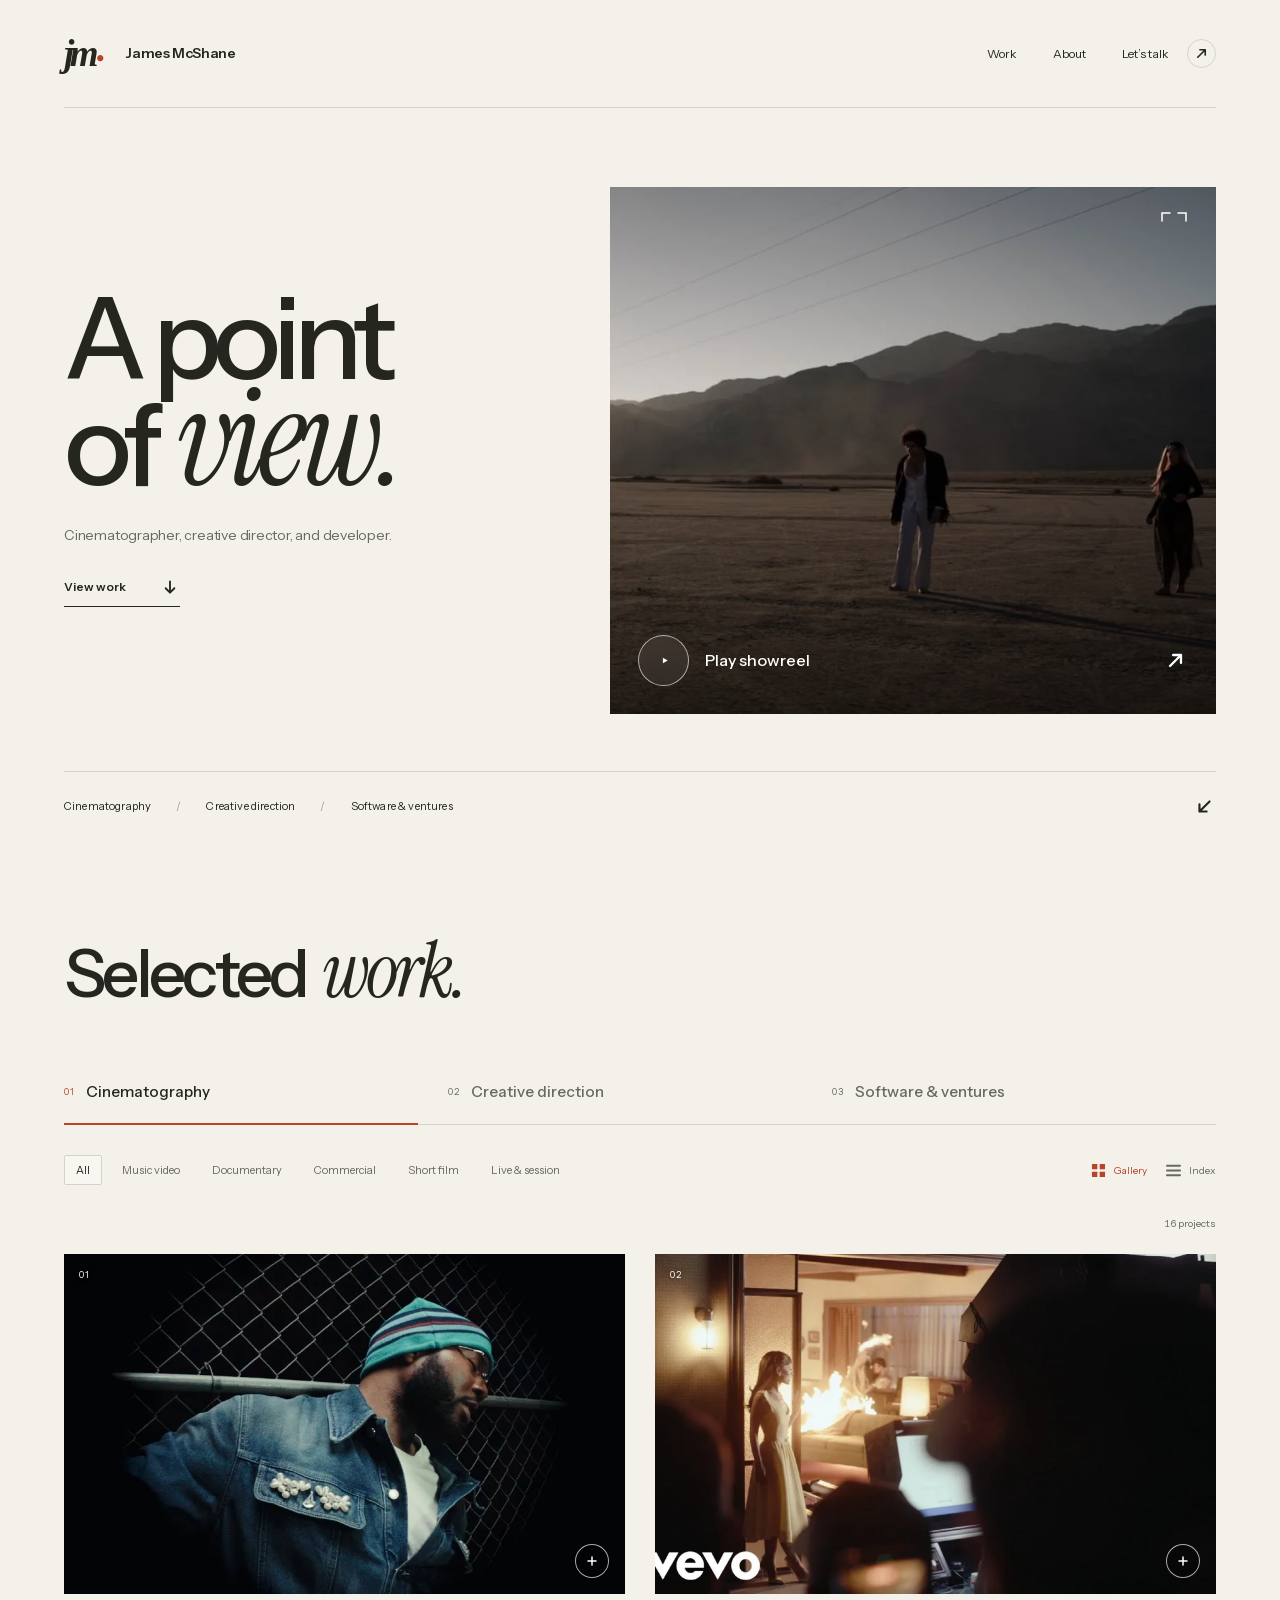
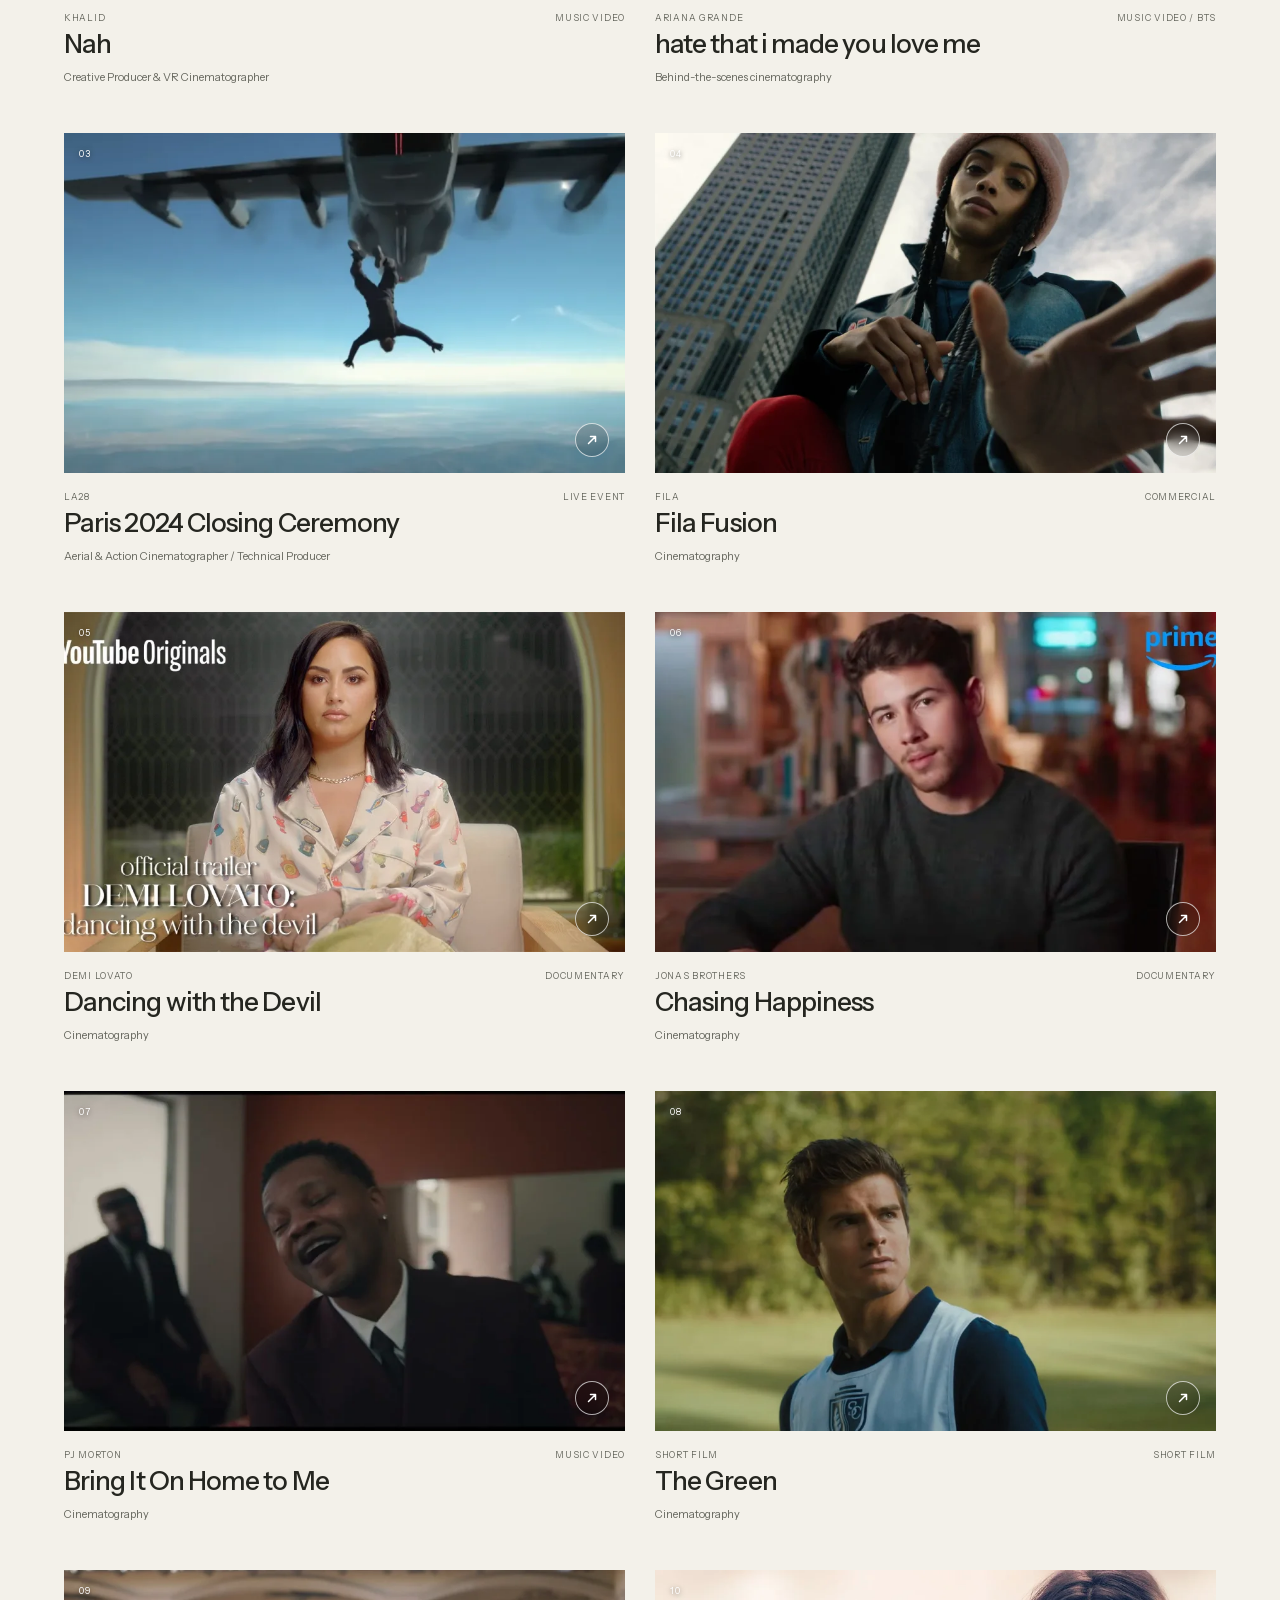
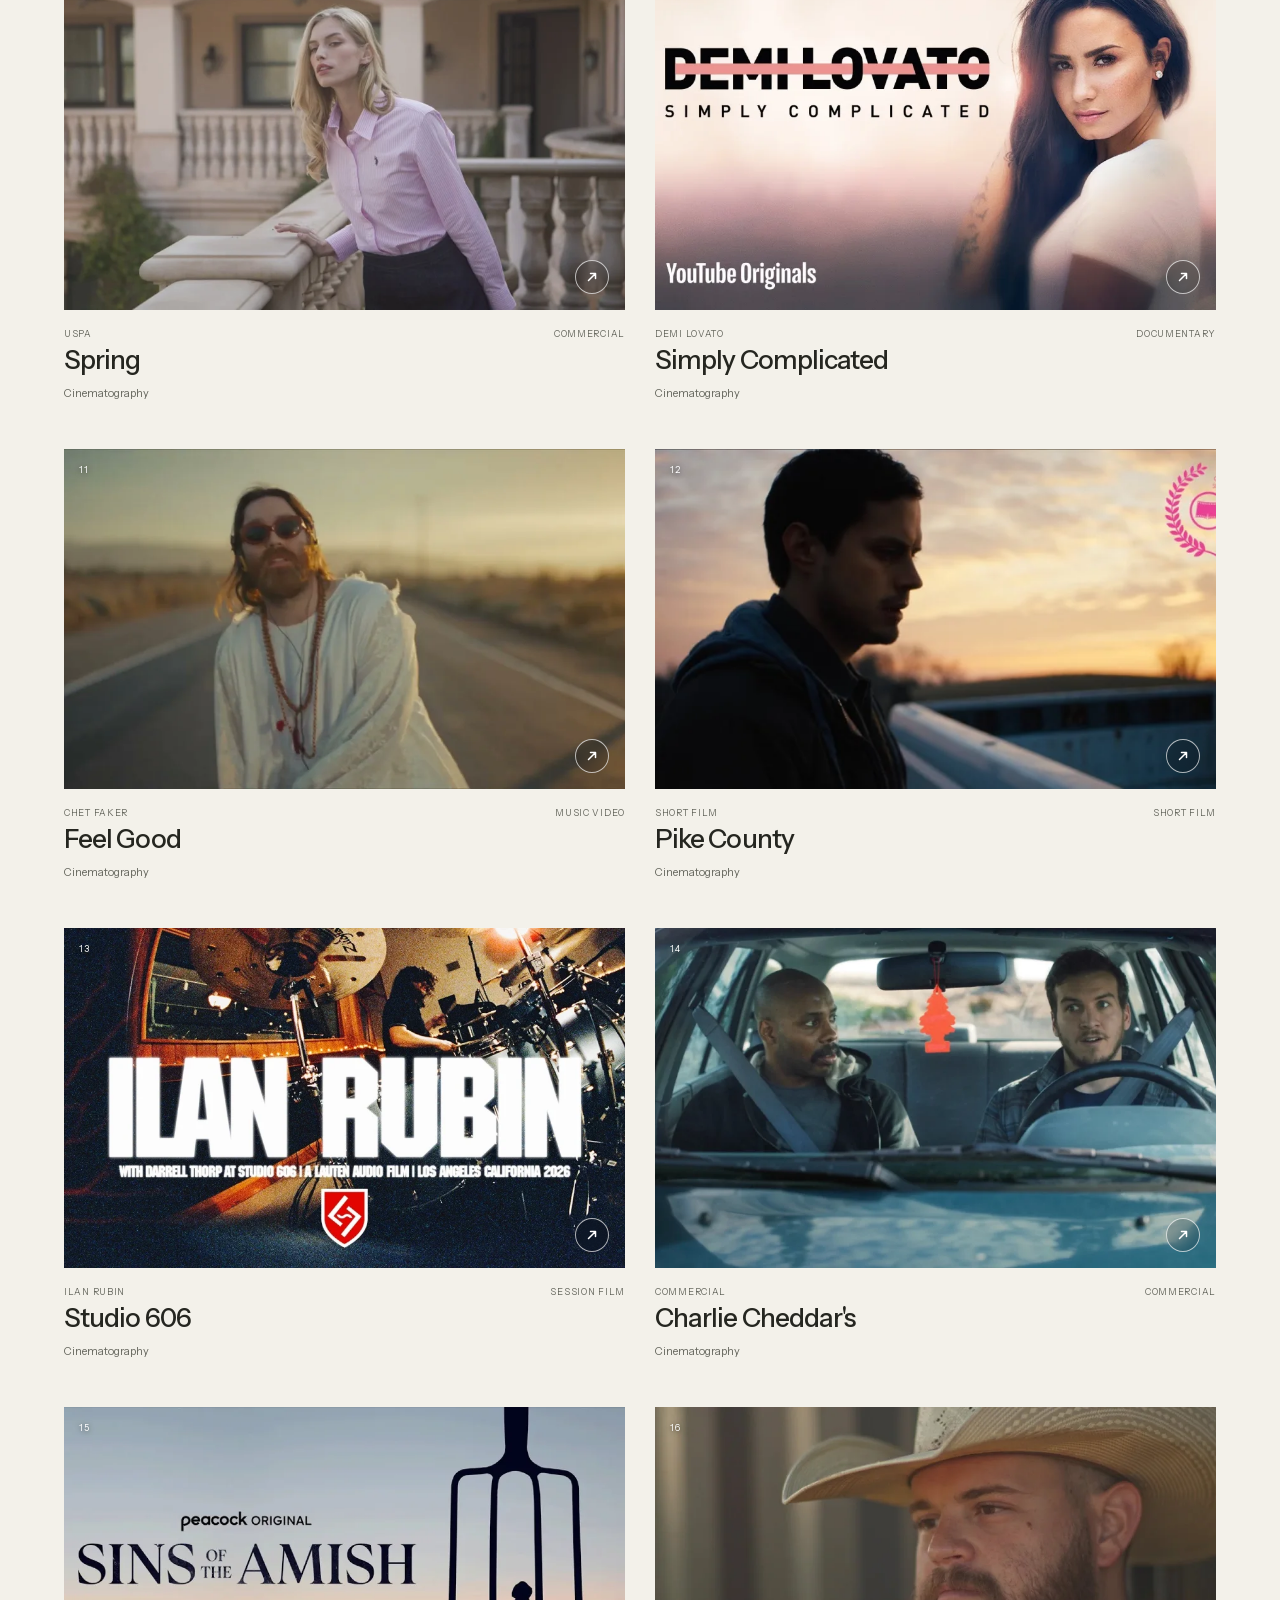
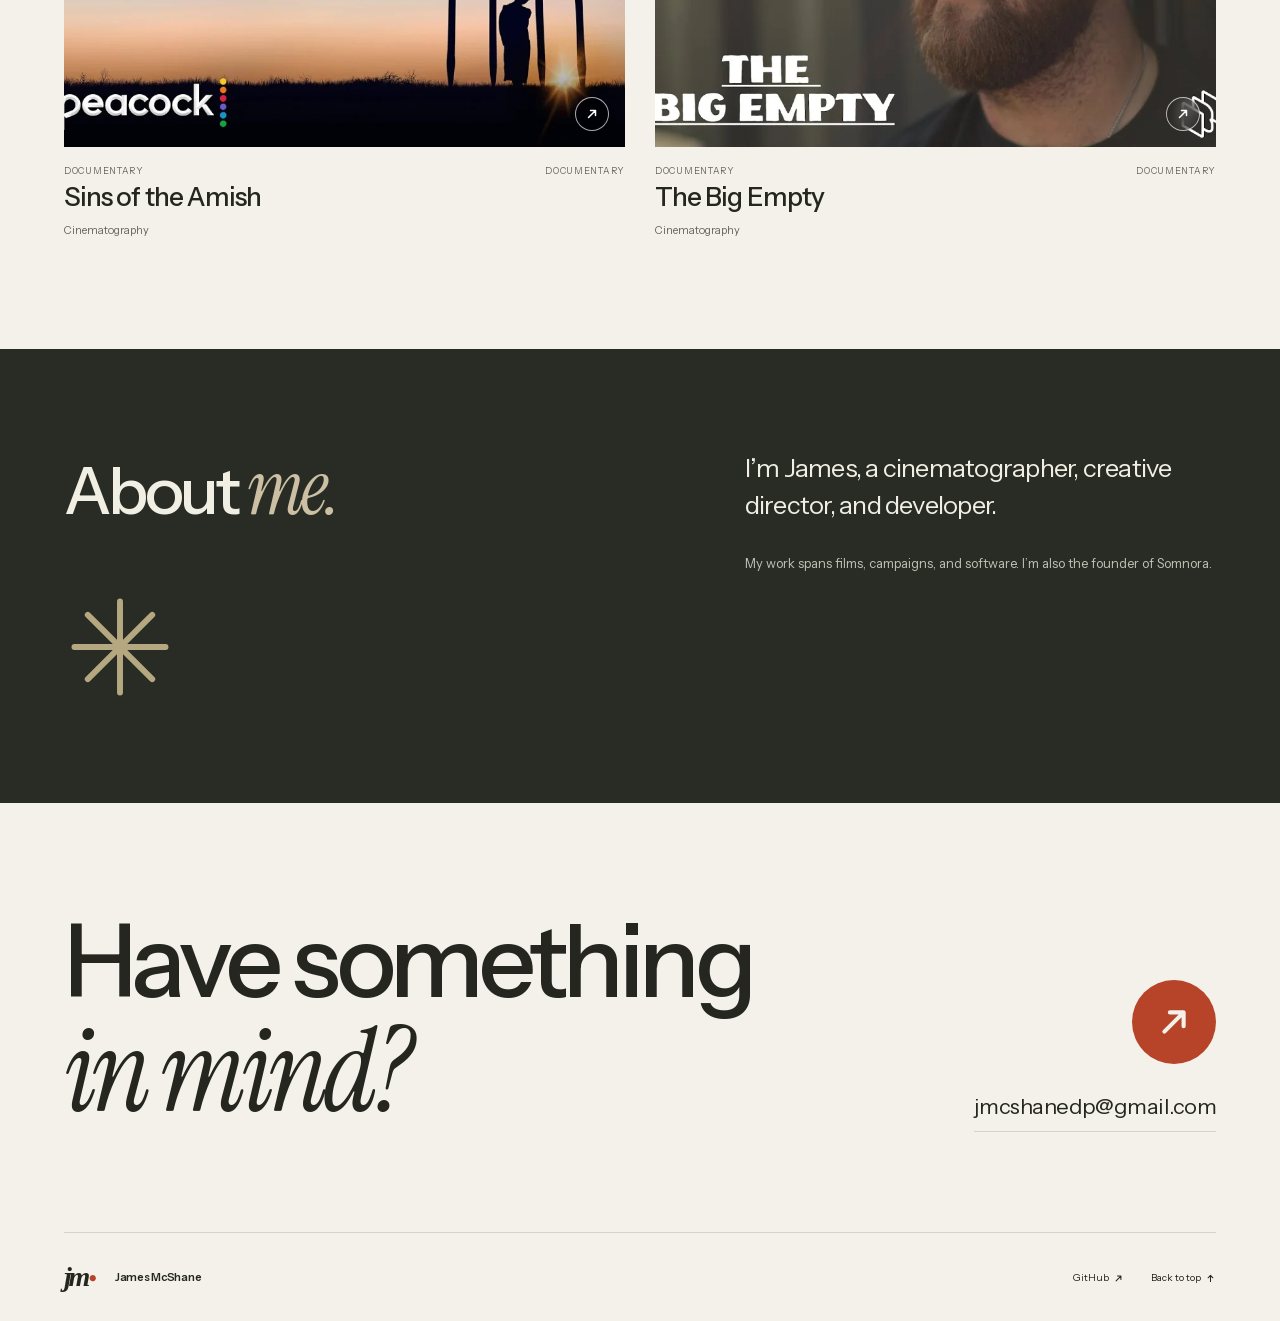
<file: index.html>
<!doctype html>
<html lang="en">
<head>
  <meta charset="utf-8">
  <meta name="viewport" content="width=device-width, initial-scale=1">
  <meta name="theme-color" content="#f3f1ea">
  <title>James McShane | Cinematography, Creative Direction & Software</title>
  <meta name="description" content="Films, ideas, and things that work. Explore James McShane’s work in cinematography, creative direction, and software, including Somnora.">
  <link rel="canonical" href="https://james-mcshane.github.io/">
  <meta property="og:type" content="website">
  <meta property="og:title" content="James McShane | A point of view.">
  <meta property="og:description" content="Cinematography. Creative direction. Software & ventures. A personal portfolio by James McShane.">
  <meta property="og:url" content="https://james-mcshane.github.io/">
  <meta property="og:image" content="https://james-mcshane.github.io/assets/images/showreel.webp">
  <meta name="twitter:card" content="summary_large_image">
  <link rel="icon" href="favicon.svg" type="image/svg+xml">
  <link rel="stylesheet" href="styles.css?v=20260928c">
  <script src="data.js?v=20260928c" defer></script>
  <script src="media.js?v=20260928c" defer></script>
  <script src="app.js?v=20260928c" defer></script>
</head>
<body>
  <a class="skip-link" href="#work">Skip to work</a>
  <header class="site-header page-width">
    <a class="wordmark" href="#top" aria-label="James McShane, home"><span class="monogram" aria-hidden="true">jm<span>•</span></span><span>James McShane</span></a>
    <nav aria-label="Main navigation"><a href="#work">Work</a><a href="#about">About</a><a class="contact-nav" href="mailto:jmcshanedp@gmail.com">Let’s talk <span aria-hidden="true"><svg class="icon icon-arrow-up-right" aria-hidden="true" focusable="false" viewBox="0 0 16 16"><path d="M4.5 11.5L11.5 4.5M6.5 4.5H11.5V9.5"/></svg></span></a></nav>
  </header>
  <main id="top">
    <section class="hero page-width" aria-labelledby="hero-title">
      <div class="hero-copy">
        <h1 id="hero-title">A point<br>of <em>view.</em></h1>
        <p class="hero-intro">Cinematographer, creative director, and developer.</p>
        <a class="text-link hero-link" href="#work">View work <span aria-hidden="true"><svg class="icon icon-arrow-down" aria-hidden="true" focusable="false" viewBox="0 0 16 16"><path d="M8 3.5v9M4.5 9L8 12.5 11.5 9"/></svg></span></a>
      </div>
      <div class="reel-wrap">
        <button class="reel media-trigger" type="button" id="reel-button" aria-label="Play James McShane’s cinematography showreel">
          <img id="reel-poster" src="assets/images/showreel.webp" alt="A frame from James McShane’s cinematography showreel" width="1280" height="960" fetchpriority="high">
          <span class="reel-top"><span class="frame-corners" aria-hidden="true"><svg class="icon icon-corners" aria-hidden="true" focusable="false" viewBox="0 0 28 12"><path d="M2 10V2h8M18 2h8v8"/></svg></span></span>
          <span class="reel-bottom"><span class="play-circle" aria-hidden="true"><svg class="icon icon-play" aria-hidden="true" focusable="false" viewBox="0 0 16 16"><path d="M6 4.5l6 3.5-6 3.5z"/></svg></span><span><strong>Play showreel</strong></span><span class="reel-arrow" aria-hidden="true"><svg class="icon icon-arrow-up-right" aria-hidden="true" focusable="false" viewBox="0 0 16 16"><path d="M4.5 11.5L11.5 4.5M6.5 4.5H11.5V9.5"/></svg></span></span>
          <span class="preview-hint" id="reel-preview-hint" hidden>Hover for a little motion</span>
        </button>
      </div>
    </section>

    <div class="discipline-line page-width" aria-label="Areas of practice"><span>Cinematography</span><span aria-hidden="true">/</span><span>Creative direction</span><span aria-hidden="true">/</span><span>Software & ventures</span><a href="#about" aria-label="More about James"><span aria-hidden="true"><svg class="icon icon-arrow-down-left" aria-hidden="true" focusable="false" viewBox="0 0 16 16"><path d="M11.5 4.5L4.5 11.5M9.5 11.5H4.5V6.5"/></svg></span></a></div>

    <section class="work-section page-width" id="work" aria-labelledby="work-heading">
      <div class="section-heading"><h2 id="work-heading">Selected <em>work.</em></h2></div>
      <div class="work-navigation">
        <div class="discipline-tabs" role="tablist" aria-label="Choose a discipline">
          <button role="tab" id="tab-films" data-discipline="films" aria-controls="work-panel" aria-selected="true"><span>01</span> Cinematography</button>
          <button role="tab" id="tab-campaigns" data-discipline="campaigns" aria-controls="work-panel" aria-selected="false" tabindex="-1"><span>02</span> Creative direction</button>
          <button role="tab" id="tab-projects" data-discipline="projects" aria-controls="work-panel" aria-selected="false" tabindex="-1"><span>03</span> Software & ventures</button>
        </div>
      </div>
      <div class="work-toolbar"><div class="filters" id="filters" role="group" aria-label="Filter work"></div><div class="view-switch" role="group" aria-label="Work layout"><button type="button" data-layout="gallery" aria-pressed="true" title="Gallery view"><span aria-hidden="true"><svg class="icon icon-grid" aria-hidden="true" focusable="false" viewBox="0 0 16 16"><rect x="2.5" y="2.5" width="4.5" height="4.5" rx="0.5"/><rect x="9" y="2.5" width="4.5" height="4.5" rx="0.5"/><rect x="2.5" y="9" width="4.5" height="4.5" rx="0.5"/><rect x="9" y="9" width="4.5" height="4.5" rx="0.5"/></svg></span> Gallery</button><button type="button" data-layout="index" aria-pressed="false" title="Index view"><span aria-hidden="true"><svg class="icon icon-list" aria-hidden="true" focusable="false" viewBox="0 0 16 16"><path d="M2.5 4h11M2.5 8h11M2.5 12h11"/></svg></span> Index</button></div></div>
      <div class="work-panel" id="work-panel" role="tabpanel" aria-labelledby="tab-films" tabindex="0">
        <div class="work-intro"><span id="work-count" aria-live="polite"></span></div>
        <div class="work-grid" id="work-grid"></div>
        <noscript><p>This gallery needs JavaScript. You can <a href="https://vimeo.com/658473014">watch my showreel on Vimeo</a> or <a href="mailto:jmcshanedp@gmail.com">get in touch directly</a>.</p></noscript>
      </div>
    </section>

    <section class="about-section" id="about" aria-labelledby="about-heading"><div class="about-inner page-width">
      <div class="about-title"><h2 id="about-heading">About <em>me.</em></h2><span class="about-mark" aria-hidden="true"><svg class="icon icon-asterisk" aria-hidden="true" focusable="false" viewBox="0 0 32 32"><path d="M16 3v26M3 16h26M6.8 6.8l18.4 18.4M6.8 25.2l18.4-18.4"/></svg></span></div>
      <div class="about-copy"><p class="about-lead">I’m James, a cinematographer, creative director, and developer.</p><p>My work spans films, campaigns, and software. I’m also the founder of Somnora.</p></div>
    </div></section>

    <section class="contact-section page-width" id="contact" aria-labelledby="contact-heading"><h2 id="contact-heading">Have something<br><em>in mind?</em></h2><div class="contact-details"><a class="contact-arrow" href="mailto:jmcshanedp@gmail.com" aria-label="Email James McShane"><span aria-hidden="true"><svg class="icon icon-arrow-up-right" aria-hidden="true" focusable="false" viewBox="0 0 16 16"><path d="M4.5 11.5L11.5 4.5M6.5 4.5H11.5V9.5"/></svg></span></a><a class="email-link" href="mailto:jmcshanedp@gmail.com">jmcshanedp@gmail.com</a></div></section>
  </main>
  <footer class="site-footer page-width"><a class="wordmark" href="#top"><span class="monogram" aria-hidden="true">jm<span>•</span></span><span>James McShane</span></a><div><a href="https://github.com/james-mcshane" target="_blank" rel="noopener noreferrer">GitHub <span aria-hidden="true"><svg class="icon icon-arrow-up-right" aria-hidden="true" focusable="false" viewBox="0 0 16 16"><path d="M4.5 11.5L11.5 4.5M6.5 4.5H11.5V9.5"/></svg></span></a><a href="#top">Back to top <span aria-hidden="true"><svg class="icon icon-arrow-up" aria-hidden="true" focusable="false" viewBox="0 0 16 16"><path d="M8 12.5V3.5M4.5 7L8 3.5 11.5 7"/></svg></span></a></div></footer>

  <dialog id="project-dialog" aria-labelledby="dialog-title"><div class="dialog-shell"><header class="dialog-header"><p class="eyebrow" id="dialog-category"></p><button class="dialog-close" type="button" aria-label="Close project"><span aria-hidden="true"><svg class="icon icon-close" aria-hidden="true" focusable="false" viewBox="0 0 16 16"><path d="M4 4l8 8M12 4L4 12"/></svg></span></button></header><div id="dialog-media" class="dialog-media"></div><div class="dialog-body"><p class="eyebrow" id="dialog-client"></p><h2 id="dialog-title"></h2><p class="dialog-role" id="dialog-role"></p><p id="dialog-description"></p><div id="dialog-details"></div><div class="dialog-links" id="dialog-links"></div></div></div></dialog>
</body>
</html>
</file>
<file: styles.css>
@font-face{font-family:Instrument Sans;src:url('assets/fonts/instrument-sans.woff2') format('woff2');font-style:normal;font-weight:400 700;font-display:swap}
@font-face{font-family:Instrument Serif;src:url('assets/fonts/instrument-serif-italic.woff2') format('woff2');font-style:italic;font-weight:400;font-display:swap}
:root{--paper:#f3f1ea;--ink:#252620;--muted:#686960;--line:#d5d3c9;--accent:#b74328;--serif:'Instrument Serif',Georgia,serif;--sans:'Instrument Sans',Arial,sans-serif;--gutter:clamp(22px,5vw,84px)}
*{box-sizing:border-box}html{scroll-behavior:smooth;scroll-padding-top:30px}body{margin:0;background:var(--paper);color:var(--ink);font-family:var(--sans);-webkit-font-smoothing:antialiased;font-size:15px;line-height:1.5}body.dialog-open{overflow:hidden}button,a{-webkit-tap-highlight-color:transparent}button,input{font:inherit}button{color:inherit;cursor:pointer}a{color:inherit;text-decoration:none}a,button{touch-action:manipulation}button:disabled{cursor:default}button:focus-visible,a:focus-visible,[tabindex]:focus-visible{outline:2px solid var(--accent);outline-offset:6px}::selection{background:#dac8ac;color:#202119}h1,h2,h3,p{margin:0}em{font-family:var(--serif);font-weight:400}img{display:block;width:100%;height:100%;object-fit:cover}button{border:0;background:none}button[hidden],[hidden]{display:none!important}.page-width{width:calc(100% - var(--gutter)*2);max-width:1440px;margin-inline:auto}.eyebrow{text-transform:uppercase;font-size:10px;line-height:1.5;letter-spacing:.14em;font-weight:600}.skip-link{position:fixed;top:-90px;left:20px;z-index:100;padding:12px 20px;background:var(--ink);color:white}.skip-link:focus{top:12px}.site-header{height:108px;border-bottom:1px solid var(--line);display:flex;align-items:center;justify-content:space-between;gap:22px}.wordmark{display:flex;align-items:center;gap:14px;font-weight:600;font-size:14px;letter-spacing:-.025em}.monogram{font-family:Georgia,serif;font-style:italic;font-size:37px;letter-spacing:-.12em;line-height:1;position:relative;padding-right:8px}.monogram>span{color:var(--accent);font-style:normal;font-size:23px;letter-spacing:0;margin-left:2px}.site-header nav{display:flex;align-items:center;gap:36px;font-size:12px}.site-header nav>a{padding-block:10px;white-space:nowrap}.site-header nav>a:hover{color:var(--accent)}.contact-nav{display:flex;align-items:center;gap:18px}.contact-nav>span{width:29px;height:29px;display:grid;place-items:center;border:1px solid var(--line);border-radius:50%;font-size:17px}.hero{display:grid;grid-template-columns:1fr 1.24fr;gap:5%;align-items:center;padding-block:70px 57px}.hero-copy>.eyebrow{display:flex;gap:12px;align-items:center}.asterisk{font-size:22px;color:var(--accent);line-height:1}h1{font-size:clamp(72px,8.9vw,140px);letter-spacing:-.072em;line-height:.93;font-weight:500;margin:0 0 27px}h1 em{font-size:1.2em;letter-spacing:-.047em;line-height:.7}.hero-intro{font-size:clamp(13px,1.1vw,17px);line-height:1.65;color:var(--muted);letter-spacing:-.015em}.text-link{display:inline-flex;gap:34px;align-items:center;font-size:12px;font-weight:600;border-bottom:1px solid var(--ink);padding-bottom:9px}.hero-link{margin-top:30px}.text-link span{font-size:20px;transition:transform .2s}.text-link:hover span{transform:translateY(4px)}.reel-wrap{min-width:0;padding-top:9px}.reel{width:100%;aspect-ratio:1.15;position:relative;display:block;text-align:left;overflow:hidden;padding:0;background:#302d28;color:#fff}.reel::after{content:'';position:absolute;inset:0;background:linear-gradient(180deg,#0004,transparent 40%,#0009);pointer-events:none}.reel>img{position:absolute;inset:0;transition:transform 1.2s cubic-bezier(.2,.7,.2,1);object-position:center}.reel:hover>img{transform:scale(1.025)}.reel-top,.reel-bottom{position:absolute;left:28px;right:28px;z-index:2;display:flex;align-items:center}.reel-top{top:24px;justify-content:flex-end}.reel-top .eyebrow{font-size:9px}.frame-corners{letter-spacing:8px;font-size:22px;line-height:1}.reel-bottom{bottom:28px;gap:16px}.play-circle{width:51px;height:51px;border:1px solid #fff9;border-radius:50%;display:grid;place-items:center;font-size:13px;padding-left:2px;background:#fff1;backdrop-filter:blur(8px);flex-shrink:0;transition:background .2s}.reel:hover .play-circle{background:#fff;color:#222}.reel-bottom strong{display:block;font-size:16px;font-weight:500}.reel-bottom small{display:block;font-size:10px;margin-top:4px;color:#fff9}.reel-arrow{margin-left:auto;font-size:25px}.reel-caption{display:flex;justify-content:space-between;font-size:10px;color:var(--muted);margin-top:13px}.reel-caption>span:last-child{font-size:9px;letter-spacing:.12em}.preview-hint{position:absolute;bottom:102px;left:28px;z-index:3;font-size:10px;color:#fff9}.preview-video{position:absolute;inset:0;width:100%;height:100%;object-fit:cover;opacity:0;transition:opacity .22s;pointer-events:none}.is-previewing>.preview-video{opacity:1}.discipline-line{display:flex;gap:25px;align-items:center;border-top:1px solid var(--line);padding-block:22px;font-size:11px;letter-spacing:.015em}.discipline-line>span:nth-child(even){color:#a1a297}.discipline-line>a{margin-left:auto;font-size:23px;line-height:1}.work-section{padding-block:91px 110px}.section-heading{display:flex;justify-content:space-between;align-items:flex-end;margin-bottom:48px;gap:25px}h2{font-size:clamp(45px,5.2vw,78px);line-height:1.03;letter-spacing:-.055em;font-weight:500}.section-heading h2{margin-top:0}.section-heading h2 em{font-size:1.17em}.section-note{text-align:right;color:var(--muted);font-size:12px;line-height:1.6;padding-bottom:5px}.work-navigation{border-bottom:1px solid var(--line)}.discipline-tabs{display:grid;grid-template-columns:repeat(3,1fr)}.discipline-tabs button{position:relative;text-align:left;padding:20px 8px 21px 0;display:flex;align-items:center;gap:12px;color:var(--muted);font-size:clamp(13px,1.2vw,18px);font-weight:500;white-space:nowrap}.discipline-tabs button>span{font-size:9px;letter-spacing:.06em;align-self:flex-start;padding-top:5px;font-weight:400}.discipline-tabs button::after{content:'';position:absolute;bottom:-1px;left:0;right:30px;height:2px;background:var(--accent);transform:scaleX(0);transform-origin:left;transition:transform .25s}.discipline-tabs button[aria-selected=true]{color:var(--ink)}.discipline-tabs button[aria-selected=true]::after{transform:scaleX(1)}.discipline-tabs button[aria-selected=true]>span{color:var(--accent)}.work-toolbar{display:flex;gap:24px;justify-content:space-between;align-items:center;min-height:91px}.filters{display:flex;gap:8px;flex-wrap:wrap}.filters button{border:1px solid transparent;padding:6px 11px;font-size:11px;color:var(--muted);border-radius:2px;white-space:nowrap}.filters button[aria-pressed=true]{border-color:var(--line);color:var(--ink);background:#fff5}.filters button:hover{color:var(--accent)}.view-switch{display:flex;flex-shrink:0;gap:17px}.view-switch button{padding:6px 0;font-size:10px;display:flex;gap:6px;align-items:center;color:var(--muted)}.view-switch button>span{font-size:19px;line-height:1}.view-switch button[aria-pressed=true]{color:var(--accent)}.work-intro{display:flex;justify-content:flex-end;gap:20px;align-items:center;margin:0 0 23px;color:var(--muted);font-size:11px}.work-intro>span{font-variant-numeric:tabular-nums;font-size:10px;white-space:nowrap}.work-panel:focus{outline:none}.work-grid{display:grid;grid-template-columns:repeat(2,minmax(0,1fr));column-gap:30px;row-gap:47px}.work-card{min-width:0;position:relative}.card-open{display:block;width:100%;padding:0;text-align:left}.card-image{position:relative;aspect-ratio:1.65;overflow:hidden;background:#e1dfd5;isolation:isolate}.card-image>img{transition:transform .65s cubic-bezier(.2,.7,.2,1)}.card-open:hover .card-image>img{transform:scale(1.035)}.card-number{position:absolute;top:14px;left:15px;font-size:9px;color:white;text-shadow:0 1px 5px #0008;z-index:2;letter-spacing:.08em}.card-action{position:absolute;bottom:16px;right:16px;width:34px;height:34px;display:grid;place-items:center;border:1px solid #fffa;color:#fff;background:#0002;backdrop-filter:blur(8px);border-radius:50%;font-size:16px;z-index:2;transition:background .2s,color .2s}.card-open:hover .card-action{background:#fff;color:var(--ink)}.motion-indicator{position:absolute;bottom:20px;left:15px;font-size:9px;letter-spacing:.06em;color:#fff;z-index:2;text-shadow:0 1px 6px #0009;display:flex;align-items:center;gap:6px}.motion-indicator:before{content:'';display:block;width:5px;height:5px;border-radius:50%;background:currentColor}.card-meta{display:flex;justify-content:space-between;gap:16px;font-size:9px;color:var(--muted);text-transform:uppercase;letter-spacing:.08em;padding-top:17px;line-height:1.5}.card-meta>span:last-child{text-align:right}.card-title{margin-top:5px;font-size:clamp(20px,2.05vw,30px);font-weight:500;line-height:1.2;letter-spacing:-.035em;transition:color .2s}.card-open:hover .card-title{color:var(--accent)}.card-role{font-size:11px;color:var(--muted);margin-top:8px;line-height:1.55}.card-description{display:none}.project-art{display:flex;flex-direction:column;align-items:flex-start;justify-content:space-between;padding:28px;background:var(--project-bg,#dedecf);color:var(--project-ink,#303b33)}.project-art:before{content:'';position:absolute;width:75%;aspect-ratio:1;border:1px solid currentColor;opacity:.12;border-radius:50%;right:-22%;bottom:-60%}.project-art:after{content:'';position:absolute;width:90%;aspect-ratio:1;border:1px solid currentColor;opacity:.1;border-radius:50%;right:-27%;bottom:-77%}.project-art>img{width:64px;height:64px;object-fit:contain;border-radius:12px;position:relative;z-index:1;box-shadow:0 2px 14px #00000008}.project-art .project-art-name{font-size:clamp(30px,3.5vw,54px);line-height:1;letter-spacing:-.055em;z-index:1;max-width:90%;padding-top:28px;font-weight:500}.project-art .project-art-name small{display:block;font-size:10px;line-height:1.5;letter-spacing:.07em;text-transform:uppercase;margin-top:12px;font-weight:400}.project-art .card-action{color:inherit;border-color:currentColor;background:none;backdrop-filter:none}.work-grid.is-index{display:block}.is-index .work-card{border-top:1px solid var(--line)}.is-index .work-card:last-child{border-bottom:1px solid var(--line)}.is-index .card-open{display:grid;grid-template-columns:155px 1fr;column-gap:30px;align-items:center;padding:20px 0}.is-index .card-image{grid-column:1;grid-row:1/5;aspect-ratio:1.65}.is-index .card-meta{grid-column:2;padding-top:0}.is-index .card-title{grid-column:2;font-size:26px}.is-index .card-role{grid-column:2;margin-top:4px}.is-index .card-description{grid-column:2;display:block;margin-top:6px;font-size:11px;line-height:1.55;color:var(--muted);max-width:660px}.is-index .project-art{padding:17px;align-items:center;justify-content:center}.is-index .project-art img{width:52px;height:52px}.is-index .project-art-name,.is-index .motion-indicator,.is-index .card-number{display:none}.is-index .card-action{width:22px;height:22px;font-size:12px;bottom:7px;right:7px}.about-section{background:#292c25;color:#f1eee3;padding-block:100px}.about-inner{display:grid;grid-template-columns:1.2fr 1fr;gap:10%}.about-title .eyebrow{color:#b4b5a7}.about-title h2{font-size:clamp(42px,5.15vw,78px);margin-top:0}.about-title h2 em{color:#cbc0a4;font-size:1.17em}.about-mark{font-size:112px;display:block;line-height:1;color:#b5a77f;margin-top:63px}.about-copy>p{color:#bfc1b4;font-size:13px;line-height:1.9;max-width:490px;margin-bottom:18px}.about-copy .about-lead{font-size:clamp(20px,2vw,27px);line-height:1.45;letter-spacing:-.03em;color:#f1eee3;margin:0 0 28px}.practice-list{margin-top:34px}.practice-list>div{display:flex;gap:24px;padding-block:17px;border-top:1px solid #777b634d}.practice-list>div>span{font-size:9px;color:#a3a792;margin-top:3px}.practice-list p{font-size:13px}.practice-list small{display:block;margin-top:3px;color:#a3a792;font-size:10px}.contact-section{display:flex;justify-content:space-between;align-items:flex-end;gap:50px;padding-block:106px 100px}.contact-section h2{font-size:clamp(60px,7.9vw,115px);margin-top:0}.contact-section h2 em{font-size:1.14em}.contact-details{display:flex;align-items:flex-end;flex-direction:column;text-align:right}.contact-arrow{width:84px;height:84px;background:var(--accent);color:var(--paper);border-radius:50%;display:grid;place-items:center;font-size:44px;margin-bottom:26px;transition:transform .3s}.contact-arrow:hover{transform:rotate(45deg)}.email-link{font-size:clamp(16px,1.7vw,23px);letter-spacing:-.025em;border-bottom:1px solid var(--line);padding-bottom:9px}.contact-details p{margin-top:15px;font-size:11px;color:var(--muted);line-height:1.7}.site-footer{border-top:1px solid var(--line);padding-block:30px;display:flex;justify-content:space-between;align-items:center;gap:24px}.site-footer .wordmark{font-size:11px;gap:10px}.site-footer .monogram{font-size:28px}.footer-note{font-size:10px;color:var(--muted)}.site-footer>div{display:flex;gap:27px;font-size:10px}.site-footer a:hover{color:var(--accent)}dialog{border:0;padding:0;color:var(--ink);background:var(--paper);width:min(960px,calc(100% - 40px));max-height:calc(100dvh - 44px);overflow:auto;overscroll-behavior:contain}dialog::backdrop{background:#161a16cc;backdrop-filter:blur(6px)}.dialog-header{display:flex;align-items:center;justify-content:space-between;gap:20px;padding:14px 27px;position:sticky;top:0;background:var(--paper);z-index:5;border-bottom:1px solid var(--line)}.dialog-close{width:37px;height:37px;font-size:30px;line-height:1}.dialog-close:hover{color:var(--accent)}.dialog-media:empty{display:none}.dialog-media{aspect-ratio:16/9;background:#171b16}.dialog-media iframe{width:100%;height:100%;border:0;display:block}.dialog-media>img{object-fit:contain}.dialog-media.is-project{aspect-ratio:auto;height:210px;display:flex;align-items:center;justify-content:center;background:#e6e4db}.dialog-media.is-project>img{width:100px;height:100px;object-fit:contain;border-radius:20px}.dialog-body{padding:34px 42px 45px}.dialog-body>h2{font-size:clamp(34px,5vw,58px);line-height:1.08;margin-top:12px}.dialog-role{font-size:12px;color:var(--accent);margin-top:17px}.dialog-body>#dialog-description{font-size:14px;line-height:1.85;color:var(--muted);max-width:760px;margin-top:20px}.detail-list{margin-top:28px;border-top:1px solid var(--line)}.detail-item{padding:16px 0;border-bottom:1px solid var(--line);display:grid;grid-template-columns:1fr 2fr;gap:25px;font-size:12px}.detail-item strong{font-weight:500}.detail-item p{line-height:1.75;color:var(--muted)}.detail-paragraph{font-size:13px;line-height:1.8;color:var(--muted);margin-top:18px}.stack-list{display:flex;gap:6px;flex-wrap:wrap;margin-top:23px}.stack-list span{padding:5px 9px;border:1px solid var(--line);font-size:10px}.dialog-links{display:flex;flex-wrap:wrap;gap:13px;margin-top:28px}.dialog-links a{border:1px solid var(--ink);padding:11px 17px;font-size:11px}.dialog-links a:first-child{color:var(--paper);background:var(--ink)}.dialog-links a:hover{background:var(--accent);border-color:var(--accent);color:var(--paper)}.icon{display:inline-block;width:1em;height:1em;fill:none;stroke:currentColor;stroke-width:1.5;stroke-linecap:round;stroke-linejoin:round;vertical-align:middle;pointer-events:none;flex-shrink:0}.icon-play{fill:currentColor;stroke:none}.icon-grid{fill:currentColor;stroke:none}.icon-list{stroke-width:1.6}.icon-close{stroke-width:1.6;width:18px;height:18px}.icon-corners{width:28px;height:12px;stroke-linejoin:miter}.icon-asterisk{width:1em;height:1em;stroke-width:1.7;display:block}.frame-corners{display:inline-flex;align-items:center;line-height:1}.text-link span{display:inline-flex;align-items:center}.reel-arrow{display:inline-flex;align-items:center}.discipline-line>a{display:inline-flex;align-items:center}.view-switch button>span{display:inline-flex;align-items:center}.contact-arrow>span{display:grid;place-items:center}.site-footer a{display:inline-flex;align-items:center;gap:4px}.site-footer a .icon{font-size:11px}.dialog-close{display:grid;place-items:center;padding:0}.dialog-close>span{display:grid;place-items:center}.dialog-links a{display:inline-flex;align-items:center;gap:8px}
h1 em{margin-left:.045em}.section-heading h2 em{margin-left:.08em}.reel>img{top:-7%;height:114%}
@media(min-width:701px){.dialog-media:not(.is-project){height:auto;max-height:min(480px,44vh);aspect-ratio:auto;display:flex;align-items:center;justify-content:center;background:#171b16}.dialog-media:not(.is-project) iframe,.dialog-media:not(.is-project)>img{--media-max-h:min(480px,44vh);--media-max-w:calc(var(--media-max-h)*16/9);width:min(100%,var(--media-max-w));aspect-ratio:16/9;height:auto;max-height:var(--media-max-h);object-fit:contain}.dialog-body{padding:28px 42px 32px}.dialog-body>h2{font-size:clamp(32px,4vw,50px);line-height:1.08;margin-top:10px}.dialog-role{margin-top:12px}.dialog-body>#dialog-description{margin-top:14px}.dialog-links{margin-top:22px}}
@media(min-width:1500px){.hero{padding-block:86px 68px}.reel{aspect-ratio:1.28}}
@media(max-width:1000px){.site-header{height:90px}.hero{gap:6%;padding-top:50px}h1{font-size:clamp(70px,10vw,105px)}.reel{aspect-ratio:.98}.reel-top,.reel-bottom{left:20px;right:20px}.reel-bottom{bottom:20px;gap:10px}.play-circle{width:40px;height:40px}.reel-bottom strong{font-size:14px}.reel-bottom small{font-size:9px}.reel-arrow{display:none}.discipline-tabs button{font-size:13px;gap:8px}.work-toolbar{gap:12px}.view-switch{gap:10px}.filters{gap:2px}.filters button{padding:6px 8px;font-size:10px}.about-inner{gap:7%}.card-meta{font-size:8px;letter-spacing:.04em}.contact-section{gap:30px}.contact-section h2{font-size:clamp(60px,8vw,90px)}}
@media(max-width:700px){:root{--gutter:22px}.site-header{height:80px}.wordmark{font-size:12px;gap:10px}.monogram{font-size:31px}.site-header nav{gap:20px;font-size:11px}.contact-nav{gap:7px}.contact-nav>span{display:none}.hero{grid-template-columns:1fr;padding-top:39px;padding-bottom:27px;gap:32px}.hero-copy{position:relative}.hero-copy>.eyebrow{font-size:9px;gap:9px}.asterisk{font-size:18px}h1{font-size:clamp(77px,17.5vw,118px);line-height:.93;margin:0 0 25px}.hero-intro{font-size:13px;line-height:1.65}.hero-link{position:static;margin-top:20px;display:inline-flex;gap:14px;font-size:10px;padding-bottom:5px}.hero-link>span{font-size:16px}.reel-wrap{padding-top:0}.reel{aspect-ratio:1.4}.reel-top{top:18px}.reel-bottom{bottom:20px}.reel-caption{font-size:9px;margin-top:10px}.preview-hint{display:none}.discipline-line{gap:12px;padding-block:18px;font-size:9px;letter-spacing:-.015em}.discipline-line>a{display:none}.work-section{padding-block:62px 65px}.section-heading{margin-bottom:29px}.section-heading h2{font-size:49px;margin-top:0}.section-heading .eyebrow{font-size:8px}.section-note{font-size:10px}.discipline-tabs{grid-template-columns:1fr 1fr 1.15fr;gap:13px}.discipline-tabs button{display:block;white-space:normal;line-height:1.45;padding:13px 0 15px;font-size:12px;min-height:69px}.discipline-tabs button>span{display:block;padding:0;margin-bottom:5px;font-size:8px}.discipline-tabs button::after{right:0}.work-toolbar{align-items:flex-start;flex-wrap:wrap;gap:13px;padding-block:19px;min-height:0}.filters{gap:2px;max-width:100%;width:100%}.filters button{font-size:10px;padding:5px 8px}.view-switch{margin-left:auto}.view-switch button{font-size:9px}.view-switch button>span{font-size:17px}.work-intro{font-size:10px;gap:18px;margin-bottom:18px;align-items:flex-start}.work-intro>span{font-size:9px;margin-top:2px}.work-grid{gap:30px 18px}.card-image{aspect-ratio:1.34}.card-meta{display:block;font-size:8px;padding-top:11px;letter-spacing:.03em}.card-meta>span:last-child{display:none}.card-title{font-size:19px;line-height:1.15;margin-top:5px}.card-role{font-size:9px;line-height:1.5;margin-top:6px}.card-number{top:10px;left:10px;font-size:8px}.card-action{height:28px;width:28px;bottom:10px;right:10px;font-size:14px}.motion-indicator{display:none}.project-art{padding:18px}.project-art>img{width:44px;height:44px;border-radius:9px}.project-art .project-art-name{font-size:26px;padding-top:18px}.project-art .project-art-name small{font-size:8px;letter-spacing:.025em;margin-top:7px;padding-right:13px}.is-index .card-open{grid-template-columns:90px 1fr;gap:0 18px;padding:18px 0}.is-index .card-image{aspect-ratio:1.1}.is-index .card-title{font-size:20px}.is-index .card-description{display:none}.is-index .card-meta{font-size:8px}.is-index .project-art{padding:12px}.is-index .project-art img{width:42px;height:42px}.about-section{padding-block:62px}.about-inner{grid-template-columns:1fr;gap:30px}.about-title{position:relative}.about-title h2{font-size:49px;margin-top:0}.about-title .eyebrow{font-size:9px}.about-mark{position:absolute;right:0;bottom:2px;font-size:55px;margin:0}.about-copy .about-lead{font-size:22px;max-width:90%;margin-bottom:20px}.about-copy>p{font-size:12px;margin-bottom:14px;line-height:1.8}.practice-list{margin-top:25px}.practice-list>div{padding-block:14px}.contact-section{padding-block:62px;align-items:flex-start;flex-direction:column;gap:28px}.contact-section .eyebrow{font-size:9px}.contact-section h2{font-size:70px;margin-top:0}.contact-details{position:relative;align-items:flex-start;text-align:left;width:100%;padding-top:10px}.contact-arrow{position:absolute;right:0;top:-95px;height:63px;width:63px;font-size:33px;margin:0}.email-link{font-size:20px}.contact-details p{font-size:11px}.site-footer{padding-block:24px;gap:20px;flex-wrap:wrap}.site-footer .wordmark{font-size:10px}.site-footer>div{font-size:9px;gap:14px;margin-left:auto}.footer-note{order:3;width:100%;font-size:9px}.dialog-header{padding:10px 16px}.dialog-body{padding:25px 22px 30px}.dialog-body>h2{font-size:36px}.dialog-body>#dialog-description{font-size:12px}.detail-item{grid-template-columns:1fr;gap:6px;font-size:11px}.dialog-role{font-size:11px}.dialog-links a{font-size:10px}.dialog-media.is-project{height:150px}.dialog-media.is-project>img{width:80px;height:80px}}
@media(max-width:380px){:root{--gutter:18px}.site-header{gap:8px}.wordmark{font-size:11px;gap:7px;white-space:nowrap;flex-shrink:0}.monogram{font-size:26px;padding-right:5px}.monogram>span{font-size:18px}.site-header nav{gap:10px;font-size:11px;flex-shrink:0}.discipline-line{font-size:8px;gap:8px}.section-note{display:none}.work-grid{grid-template-columns:1fr}.card-image{aspect-ratio:1.65}.card-title{font-size:25px}.project-art{min-height:210px}.discipline-tabs{gap:10px}.discipline-tabs button{font-size:11px}.contact-section h2{font-size:62px}.about-mark{font-size:42px}.about-title h2{font-size:44px}}
@media(max-width:700px){.project-art{align-items:center;justify-content:center}.project-art>img{width:60px;height:60px}.project-art .project-art-name{display:none}.project-art:not(:has(img)) .project-art-name{display:block;font-size:26px;padding:0}.section-heading h2{white-space:nowrap}.section-note{max-width:95px;flex-shrink:0}.work-toolbar,.work-intro,.work-panel,.about-copy{min-width:0}.work-intro p{min-width:0}.work-grid.is-index .card-image{min-height:0}}
@media(max-width:420px){.section-note{display:none}}
@media(max-width:380px){h1{font-size:74px}.about-title h2{font-size:41px}.discipline-tabs{gap:6px}.discipline-tabs button{font-size:10px}.discipline-tabs button:last-child{overflow-wrap:anywhere}.project-art{min-height:180px}}
@media(prefers-reduced-motion:reduce){html{scroll-behavior:auto}*,*::before,*::after{transition:none!important;animation:none!important}.preview-video,.preview-hint,.motion-indicator{display:none!important}.card-open:hover .card-image>img,.reel:hover>img,.contact-arrow:hover,.text-link:hover span{transform:none}}
</file>
